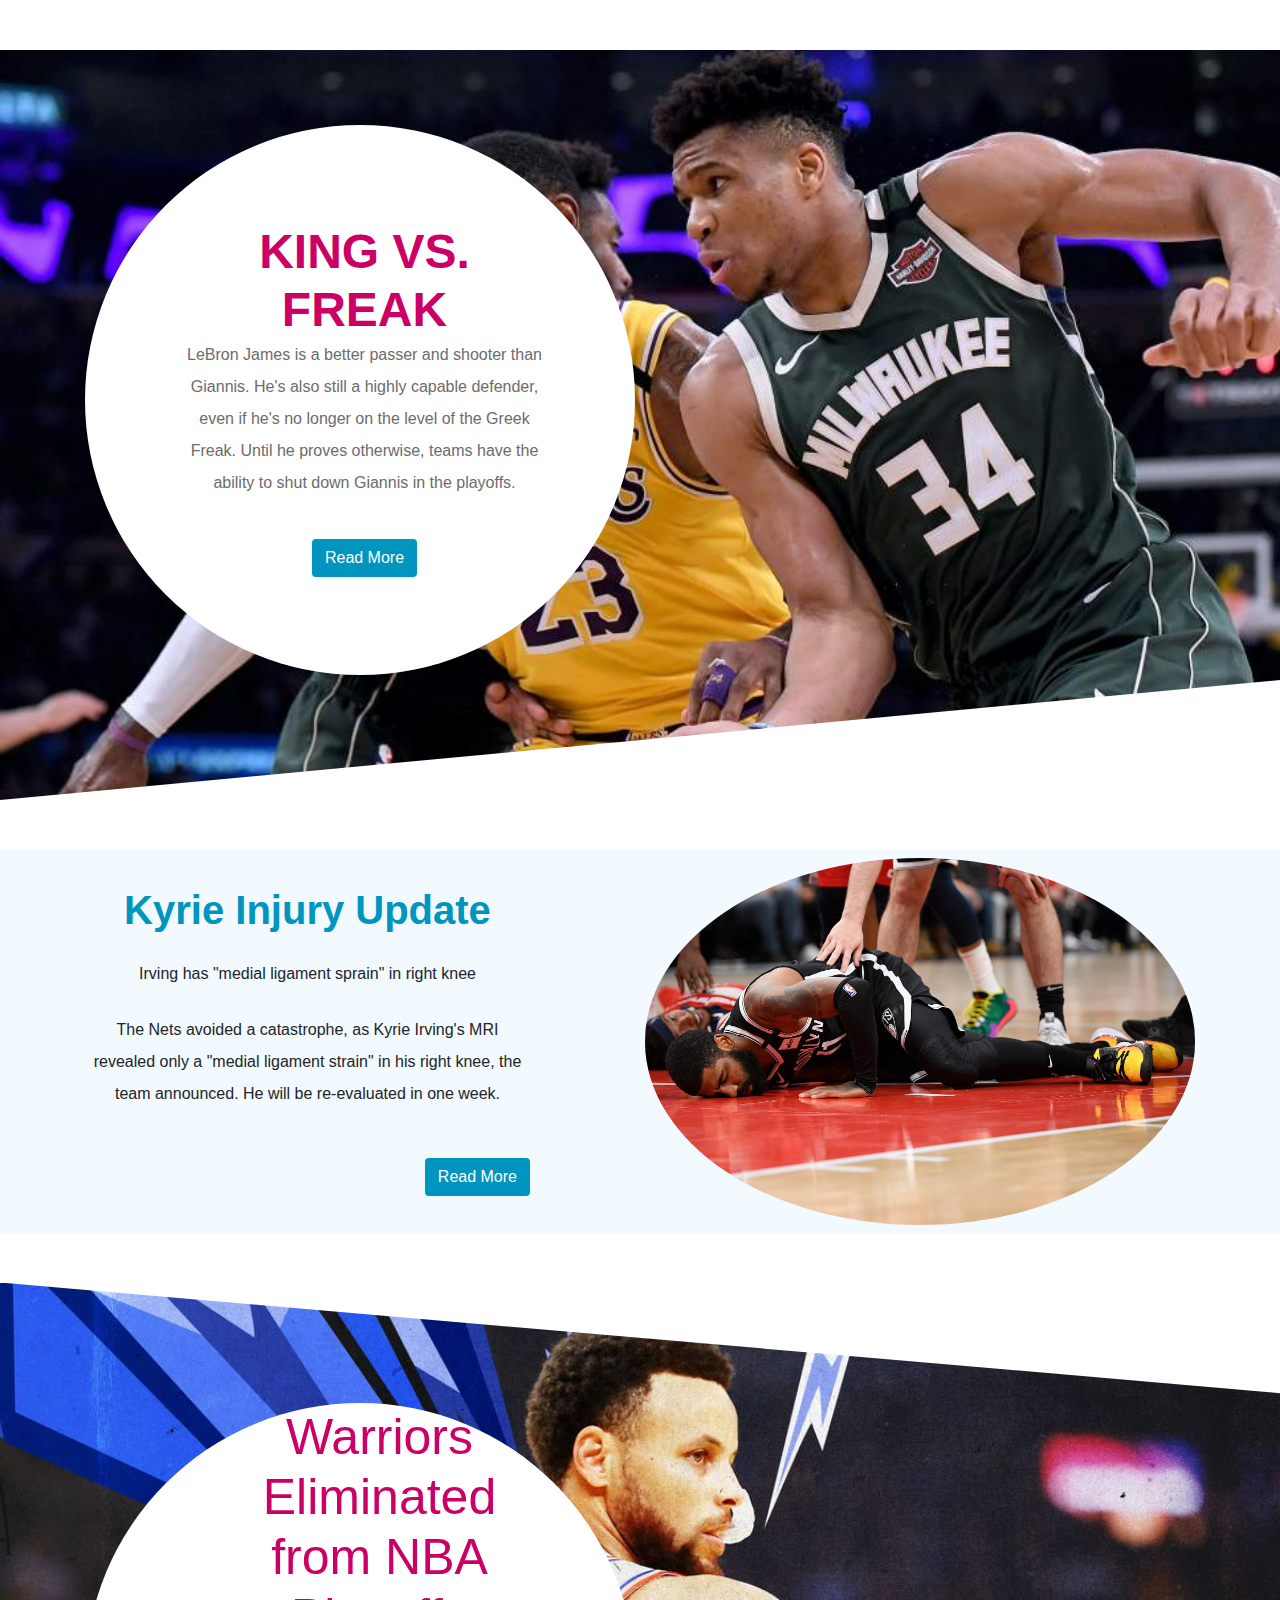
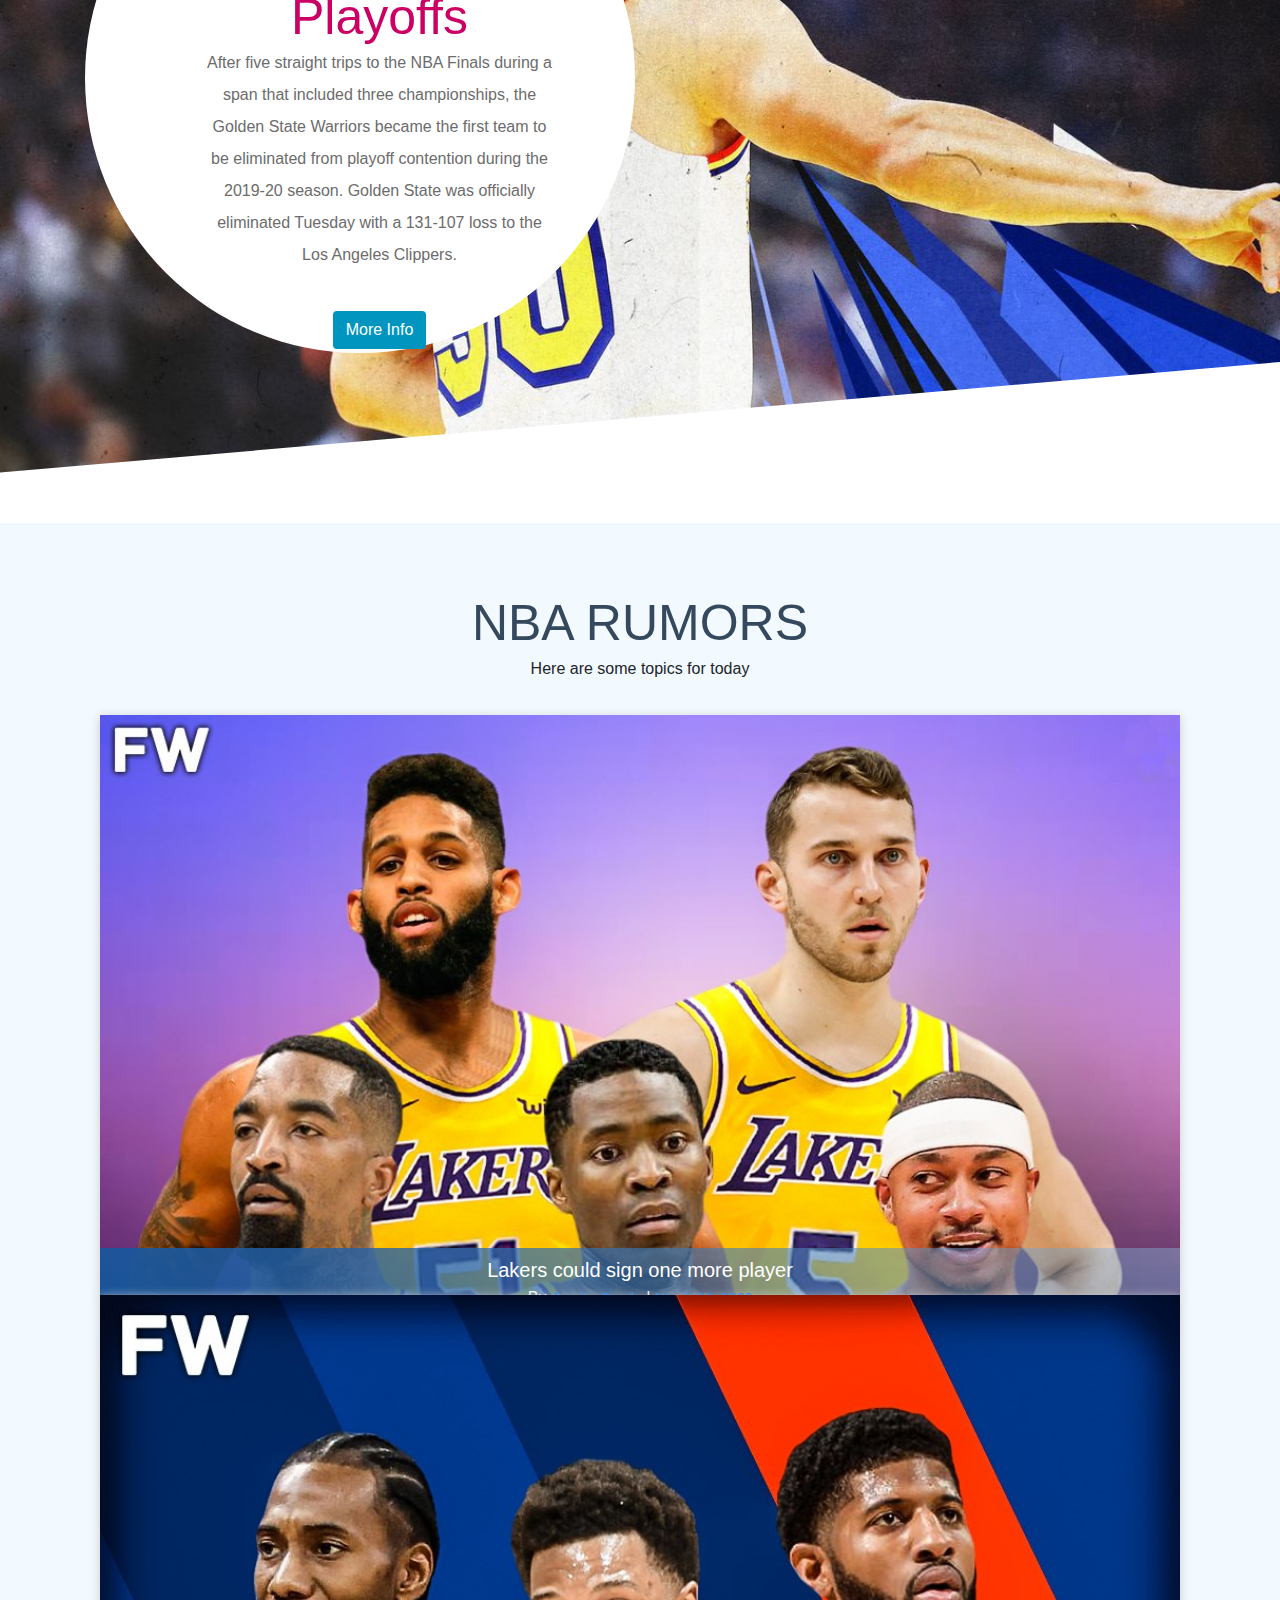
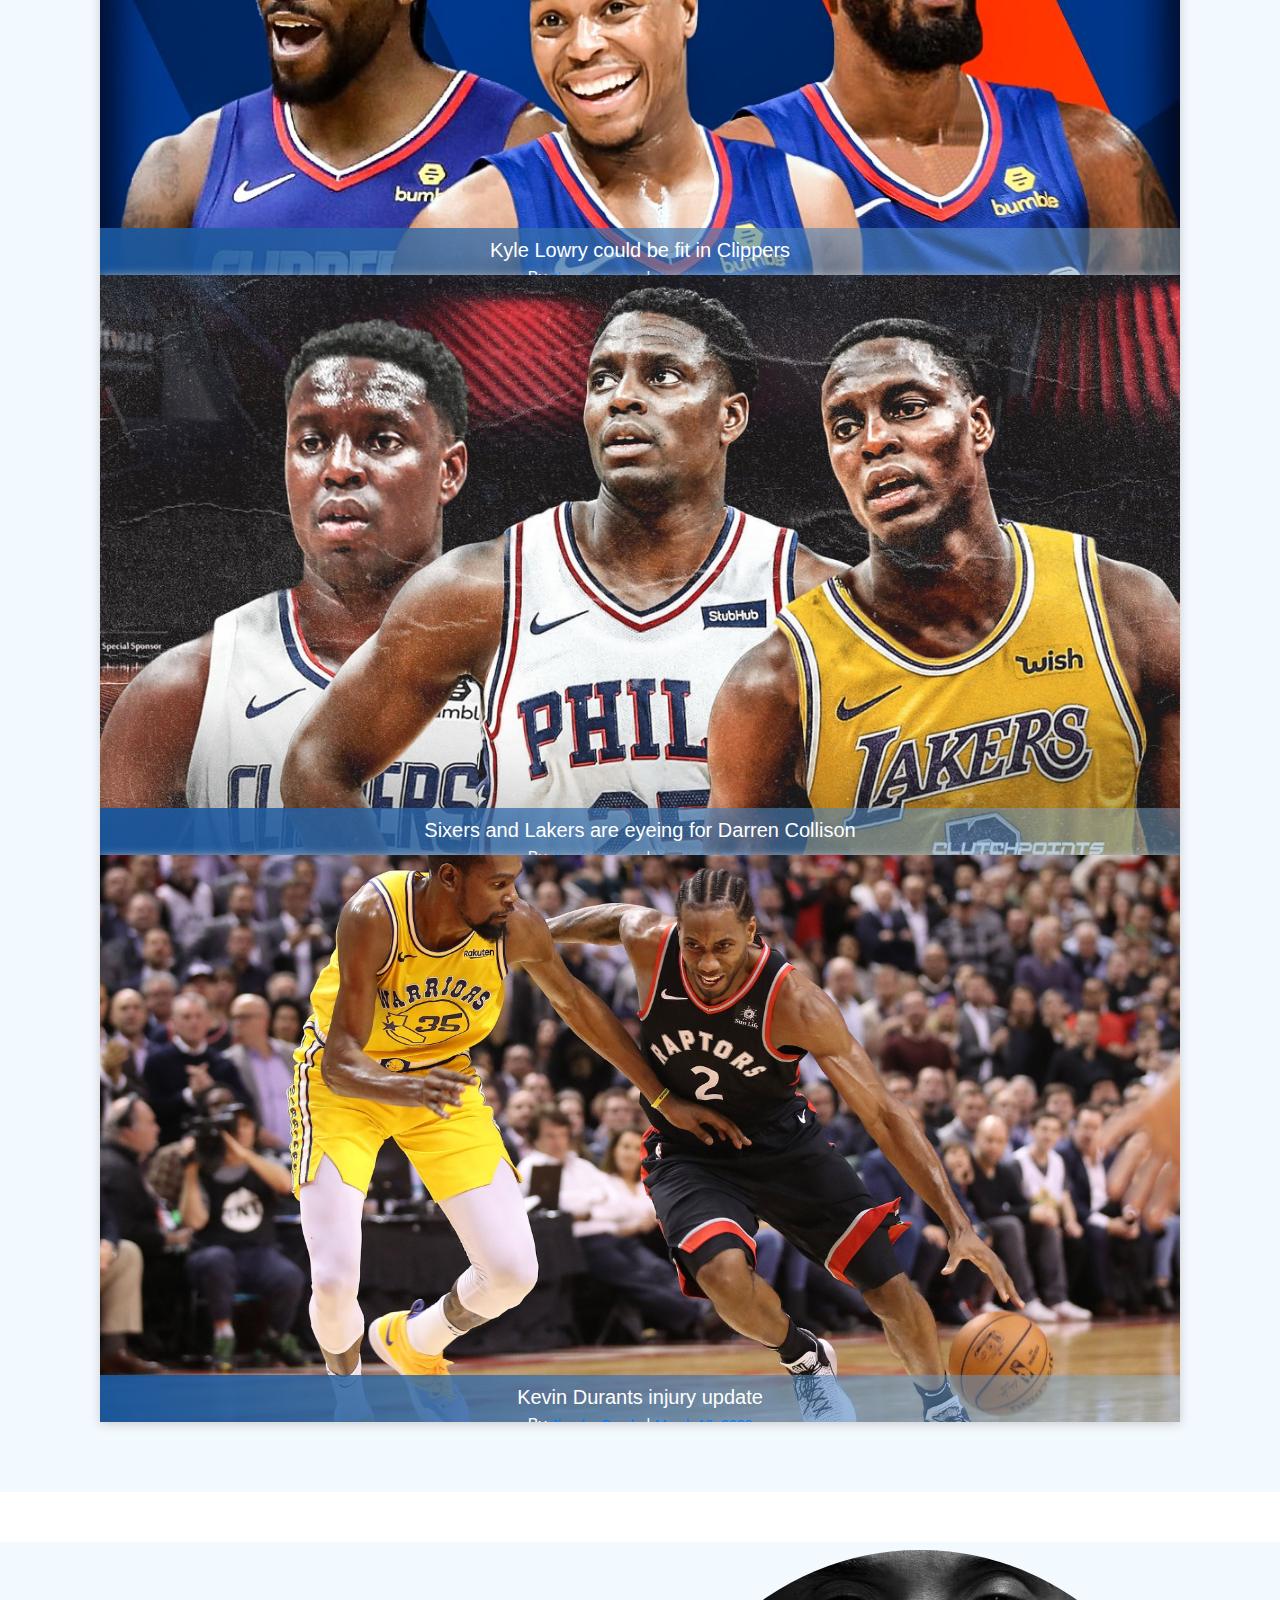
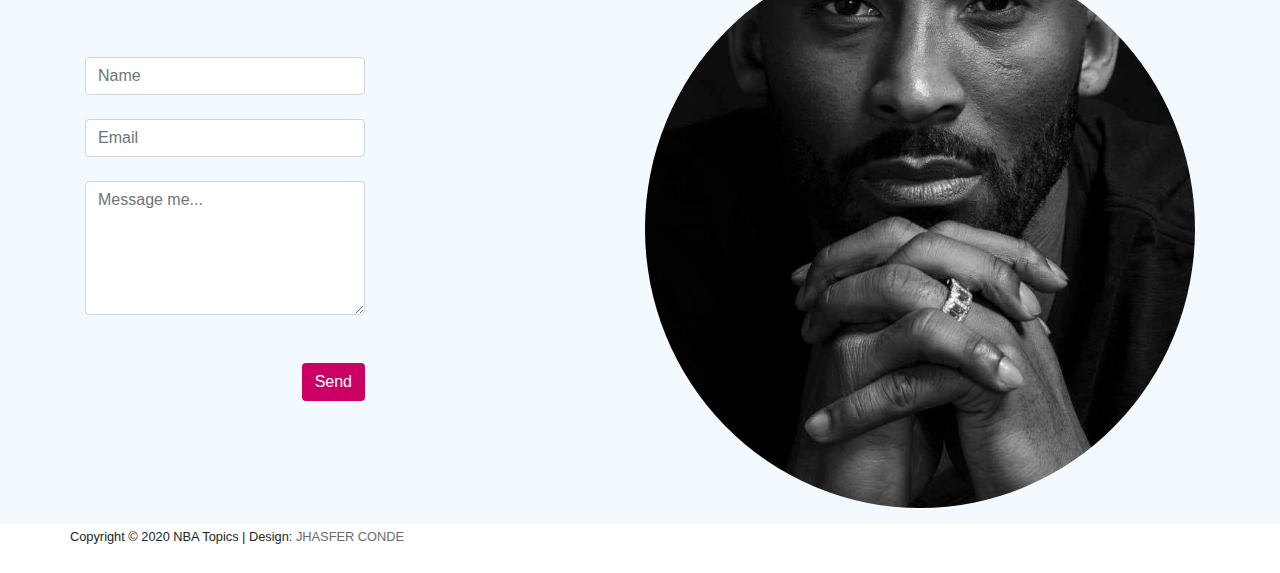
<file: index.html>
<!DOCTYPE html>
<html lang="en">
<title>Sneakerhead</title>

<head>
    <meta charset="UTF-8">
  <meta name="viewport" content="width=device-width, initial-scale=1.0">
  <meta http-equiv="X-UA-Compatible" content="ie=edge">
    <link rel="stylesheet" href="css/bootstrap.min.css">
    <link rel="stylesheet" href="css/css.css">
    
</head>

<body>
    <div class="tm-container mx-auto">
        <section class="tm-section tm-section-1">
            <div class="container">
                <div class="row">
                    <div class="col-sm-12">
                        <div class="tm-bg-circle-white tm-flex-center-v">
                            <header class="text-center">
                                <h1 class="tm-site-title"><strong>KING VS. FREAK</strong></h1>
                            </header>
                            <p>LeBron James is a better passer and shooter than Giannis. He's also still a highly capable defender, even if he's no longer on the level of the Greek Freak. Until he proves otherwise, teams have the ability to shut down Giannis in the playoffs.</p>
                            <p class="text-center mt-4 mb-0">
                                <a data-scroll href="https://www.blogtalkradio.com/theballhawkshow/2020/03/07/the-king-vs-the-greek-freak" class="btn tm-btn-secondary">Read More</a>
                            </p>

                        </div>
                    </div>
                </div>
            </div>
        </section>
        <section id="tm-section-2" class="tm-section pt-2 pb-2">
            <div class="container">
                <div class="row">
                    <div class="col-xl-5 col-lg-6 tm-flex-center-v tm-text-container tm-section-left">
                        <h1 class="tm-color-secondary mb-4"><strong>Kyrie Injury Update</strong></h1>
                        <p class="mb-4">Irving has "medial ligament sprain" in right knee </p>
                        <p class="mb-5">The Nets avoided a catastrophe, as Kyrie Irving's MRI revealed only a "medial ligament strain" in his right knee, the team announced. He will be re-evaluated in one week.</p>
                        <p class="text-right mb-0">
                            <a href="https://www.sny.tv/nets/news/nets-kyrie-irving-shares-instagram-story-updating-knee-injury-status/312621356" class="btn tm-btn-secondary">Read More</a>
                        </p>
                    </div>
                    <div class="col-xl-7 col-lg-6 tm-circle-img-container">
                        <img src="img/tr.jpg" alt="Image" class="rounded-circle tm-circle-img">
                    </div>
                </div>
            </div>
        </section>
        <section id="tm-section-3" class="tm-section tm-section-3">
            <div class="container">
                <div class="row">
                    <div class="col-sm-12 tm-section-2-right">
                        <div class="tm-bg-circle-white tm-bg-circle-pad-2 tm-flex-center-v">
                            <header>
                                <h1 class="tm-color-primary"><stong>Warriors Eliminated from NBA Playoffs</stong></h1>
                            </header>
                            <p>After five straight trips to the NBA Finals during a span that included three championships, the Golden State Warriors became the first team to be eliminated from playoff contention during the 2019-20 season. Golden State was officially eliminated Tuesday with a 131-107 loss to the Los Angeles Clippers.
                            </p>
                            <p class="text-center mt-4 mb-0">
                                <a data-scroll href="https://bleacherreport.com/articles/2880278-warriors-1st-nba-team-eliminated-from-playoff-contention-with-loss-to-clippers" class="btn tm-btn-secondary">More Info</a>
                            </p>

                        </div>
                    </div>
                </div>
            </div>
        </section>
        <link rel="stylesheet" href="img/adidas.css">

        <section>
    <div class="container">
      <header>
        <h1>NBA RUMORS</h1>
        <p>Here are some topics for today</p>
      </header>

      <main>
        <div class="singleBlog">
          <img src="img/thum1.jpg" alt="">
          <div class="blogContent">
            <h3>Lakers could sign one more player</h3>
            <p>By <a href="https://www.facebook.com/jhasfer.conde.1">Jhasfer Conde</a> | <a href="#">March 10, 2020</a></p>
            
          </div>
        </div>
        <div class="singleBlog">
          <img src="img/thum2.jpg" alt="">
          <div class="blogContent">
            <h3>Kyle Lowry could be fit in Clippers</h3>
            <p>By <a href="https://www.facebook.com/jhasfer.conde.1">Jhasfer Conde</a> | <a href="#">March 10, 2020</a></p>
            
          </div>
        </div>
        <div class="singleBlog">
          <img src="img/thum3.jpg" alt="">
          <div class="blogContent">
            <h3>Sixers and Lakers are eyeing for Darren Collison</h3>
            <p>By <a href="https://www.facebook.com/jhasfer.conde.1">Jhasfer Conde</a> | <a href="#">March 10, 2020</a></p>
         
          </div>
        </div>
        <div class="singleBlog">
          <img src="img/thum4.jpg" alt="">
          <div class="blogContent">
            <h3>Kevin Durants injury update</h3>
            <p>By <a href="https://www.facebook.com/jhasfer.conde.1">Jhasfer Conde</a> | <a href="#">March 10, 2020</a></p>
            
          </div>
        </div>
      </main>
    </div>
  </section>
        <section class="tm-section pt-2 pb-3">
            <div class="container">
                <div class="row">
                    <div class="col-xl-4 col-lg-4 tm-flex-center-v tm-section-left">
                        <form action="#" class="tm-contact-form" method="POST">
                            <div class="form-group mb-4">
                                <input type="text" id="contact_name" name="contact_name" class="form-control" placeholder="Name" required/>
                            </div>
                            <div class="form-group mb-4">
                                <input type="email" id="contact_email" name="contact_email" class="form-control" placeholder="Email" required/>
                            </div>
                            <div class="form-group mb-5">
                                <textarea rows="5" id="contact_message" name="contact_message" class="form-control" placeholder="Message me..." required></textarea>
                            </div>
                            <div class="form-group mb-0 text-right">
                                <button type="submit" class="btn tm-btn-primary tm-send-btn">Send</button>
                            </div>
                        </form>
                    </div>


                    <div class="col-xl-8 col-lg-8 tm-circle-img-container tm-contact-right">
                
                        <img src="img/kobe.jpg" alt="Image" class="rounded-circle tm-circle-img">

                    </div>
                </div>
            </div>
        </section>
        <footer class="container">
            <div class="row">
                <div class="col-xs-12">
                    <p class="small mb-4 tm-footer-text">Copyright &copy; 2020 NBA Topics 
                    
                    | Design: <a rel="nofollow" href="https://www.facebook.com/jhasfer.conde.1" class="tm-footer-link">JHASFER CONDE</a>

                    </p>
                </div>
            </div>
        </footer>
    </div>
   
    
    <script>
        var scroll = new SmoothScroll('a[href*="#"]', {
            easing: 'easeInOutQuart',
            speed: 800
        });
    </script>
</body>
</html>
</file>
<file: css/css.css>
* {
  margin: 0;
  padding: 0;
}

body {
  background-color: #eee;
  color: #6c6c6c;
  font-family: "Open Sans", Helvetica, Arial, sans-serif;
  font-size: 18px;
  overflow-x: hidden;
}

.tm-container {
  background-color: white;
  max-width: 1400px;
}

.tm-site-title {
  color: #cc0064;
  font-size: 3rem;
}

.tm-site-subtitle {
  color: #0095bf;
  font-size: 1.2rem;
  margin-bottom: 30px;
}

.tm-section-1 {
  height: 750px;
  background-image: url(../img/bb.jpg);
  background-size: cover;
  -webkit-clip-path: polygon(0px 0px, 100% 0px, 100% 84%, 0px 100%);
  clip-path: polygon(0px 0px, 100% 0px, 100% 84%, 0px 100%);

  background-repeat: no-repeat;
  padding-top: 75px;
}

.tm-section-3 {
  height: 790px;
  background-image: url(../img/steph.jpg);
  background-size: cover;
  -webkit-clip-path: polygon(0px 0px, 100% 14%, 100% 86%, 0px 100%);
  clip-path: polygon(0px 0px, 100% 14%, 100% 86%, 0px 100%);
  background-repeat: no-repeat;
  display: flex;
  align-items: center;
}

.tm-color-primary {
  color: #cc0064;
}

.tm-color-secondary {
  color: #0095bf;
}

.tm-btn-primary {
  color: white;
  background-color: #cc0064;
}

.tm-btn-primary:hover,
.tm-btn-primary:focus {
  background-color: #f21b85;
}

.tm-btn-secondary {
  color: white;
  background-color: #0095bf;
}

.tm-btn-secondary:hover,
.tm-btn-secondary:focus {
  background-color: #44cbf1;
}

.tm-bg-circle-white {
  background-color: white;
  color: #6c6c6c;
  padding: 75px 81px 75px 90px;
  border-radius: 50%;
  width: 550px;
  height: 550px;
}

.tm-bg-circle-pad-2 {
  padding-left: 120px;
}

p,
ul {
  line-height: 2;
  font-weight: 300;
}

ul {
  margin: 0;
}
ul.dashed {
  list-style-type: none;
}
ul.dashed > li {
  text-indent: -5px;
}
ul.dashed > li:before {
  content: "-";
  margin-right: 5px;
  text-indent: -5px;
}

.btn {
  padding: 10px 30px;
  font-size: 1.15rem;
  font-weight: 300;
  border-radius: 8px;
}

a.btn:hover {
  color: white;
  text-decoration: none;
}

.tm-flex-center-v {
  display: flex;
  flex-direction: column;
  justify-content: center;
}

.tm-text-container {
  max-width: 420px;
}

.tm-circle-img {
  width: 550px;
}

.tm-circle-img-container {
  text-align: right;
}

.tm-contact-form {
  max-width: 280px;
}

.form-control {
  border-radius: 0;
  border: none;
  border-bottom: 1px solid #cc0064;
}

.form-control:focus {
  box-shadow: none;
  border-color: #cc0064;
  border-width: 2px;
}

.tm-send-btn {
  border-radius: 5px;
  padding-top: 6px;
  padding-bottom: 6px;
}

.tm-footer-link {
  color: #6c6c6c;
}

.tm-footer-link:hover,
.tm-footer-link:focus {
  color: #cc0064;
  text-decoration: none;
}

@media (min-width: 576px) {
  .container {
    max-width: none;
  }
}
@media (min-width: 768px) {
  .container {
    max-width: 720px;
  }
}

@media (min-width: 992px) {
  .container {
    max-width: 960px;
  }
}

@media (min-width: 1200px) {
  .container {
    max-width: 1050px;
  }
}

@media (max-width: 992px) {
  .tm-bg-circle-white {
    margin-left: auto;
    margin-right: auto;
  }
  .tm-section-left {
    margin: 50px auto;
  }

  .tm-circle-img-container {
    text-align: center;
  }

  .tm-contact-form {
    max-width: 100%;
    padding-left: 30px;
    padding-right: 30px;
  }

  .tm-contact-right {
    margin-bottom: 50px;
  }

  .tm-footer-text {
    margin-left: 30px;
    margin-right: 30px;
  }
}

@media (max-width: 576px) {
  .tm-bg-circle-white {
    border-radius: 100px;
    width: 100%;
    height: auto;
    padding: 50px;
  }

  img {
    max-width: 100%;
  }

  .tm-section-1,
  .tm-section-3 {
    height: auto;
  }

  .tm-section-1 {
    padding-bottom: 90px;
    -webkit-clip-path: polygon(0px 0px, 100% 0px, 100% 92%, 0px 100%);
    clip-path: polygon(0px 0px, 100% 0px, 100% 92%, 0px 100%);
  }

  .tm-section-3 {
    padding-top: 100px;
    padding-bottom: 100px;
    -webkit-clip-path: polygon(0px 0px, 100% 8%, 100% 92%, 0px 100%);
    clip-path: polygon(0px 0px, 100% 8%, 100% 92%, 0px 100%);
  }

  .tm-circle-img-container {
    margin-bottom: 30px;
  }
}

@import url('https://fonts.googleapis.com/css?family=Montserrat:400,500,600,700');
body{
  margin: 0;
  padding: 0;
  font-family: 'Montserrat', sans-serif;
}
a{
  transition: all .5s;
  text-decoration: none;
  color: #fff;

}
img{
  width: 100%;
  transition: all .5s;
}
section{
  padding: 70px 0;
  margin-top: 50px;
  background: rgba(116, 185, 255,0.09);
  text-align: center;
}
.container{
  max-width: 1200px;
  width: 100%;
  margin: 0 auto;
}
main{
  display: grid;
  grid-template-columns: repeat(4, 1fr);
  grid-gap: 30px;
  margin: 30px 15px 0px 15px;
}
header{
  width: 70%;
  margin: 0 auto;
}
header h1{
  margin: 0;
  font-size: 50px;
  color: rgba(52, 73, 94,1.0);
  font-weight: 500;
}
.singleBlog{
  position: relative;
  overflow: hidden;
  max-height: 580px;
  height: 100%;
  box-sizing: border-box;
  box-shadow: 0 2px 10px #ccc;
  transition: all .5s;
}
.singleBlog:hover{
  box-shadow: 0 2px 13px #ccc;
  transition: all .5s;
}
.singleBlog:hover img{
  transform: scale(1.1);
  transition: all .4s;
}
.blogContent{
  position: absolute;
  left: 0;
  bottom: -45px;
  width: 100%;
  color: #fff;
  padding: 10px 5px;
  background: linear-gradient(45deg, rgba(21,82,153,1) 0%,rgba(144,192,229,.4) 100%);
  transition: all .5s;
}
.singleBlog:hover .blogContent{
  bottom: 0;
  transition: all .5s;
}

.blogContent h3{
  font-size: 20px;
  font-weight: 500;
  margin: 0;
}
.blogContent h3 span{
  display: block;
  font-size: 60%;
  margin-top: 5px;
  font-weight: 600;
  color: rgba(52, 73, 94,1.0)
}

.blogContent a{
  font-size: 14px;
  font-weight: 500;
}
.blogContent .btn{
  display: inline-block;
  padding: 5px 10px;
  border: 1px solid #fff;
  border-radius: 3px;
  font-weight: 400;
}
.blogContent .btn:hover{
  background: rgba(52, 152, 219,1.0);
  transition: all .5s;
  text-decoration: none;
}
.blogContent a:hover{
  text-decoration: underline;
}
















@media (max-width:992px) {
  main{
    grid-template-columns: repeat(3, 1fr);
  grid-gap: 20px;
  }
}
@media (max-width:767px) {
  main{
    grid-template-columns: repeat(2, 1fr);
  grid-gap: 15px;
  }
  header{
    width: 95%;
  }
  .blogContent{
    bottom: 0;
  }
}
@media (max-width:500px) {

    main{
      grid-template-columns: repeat(1, 1fr);
    }
}
</file>
